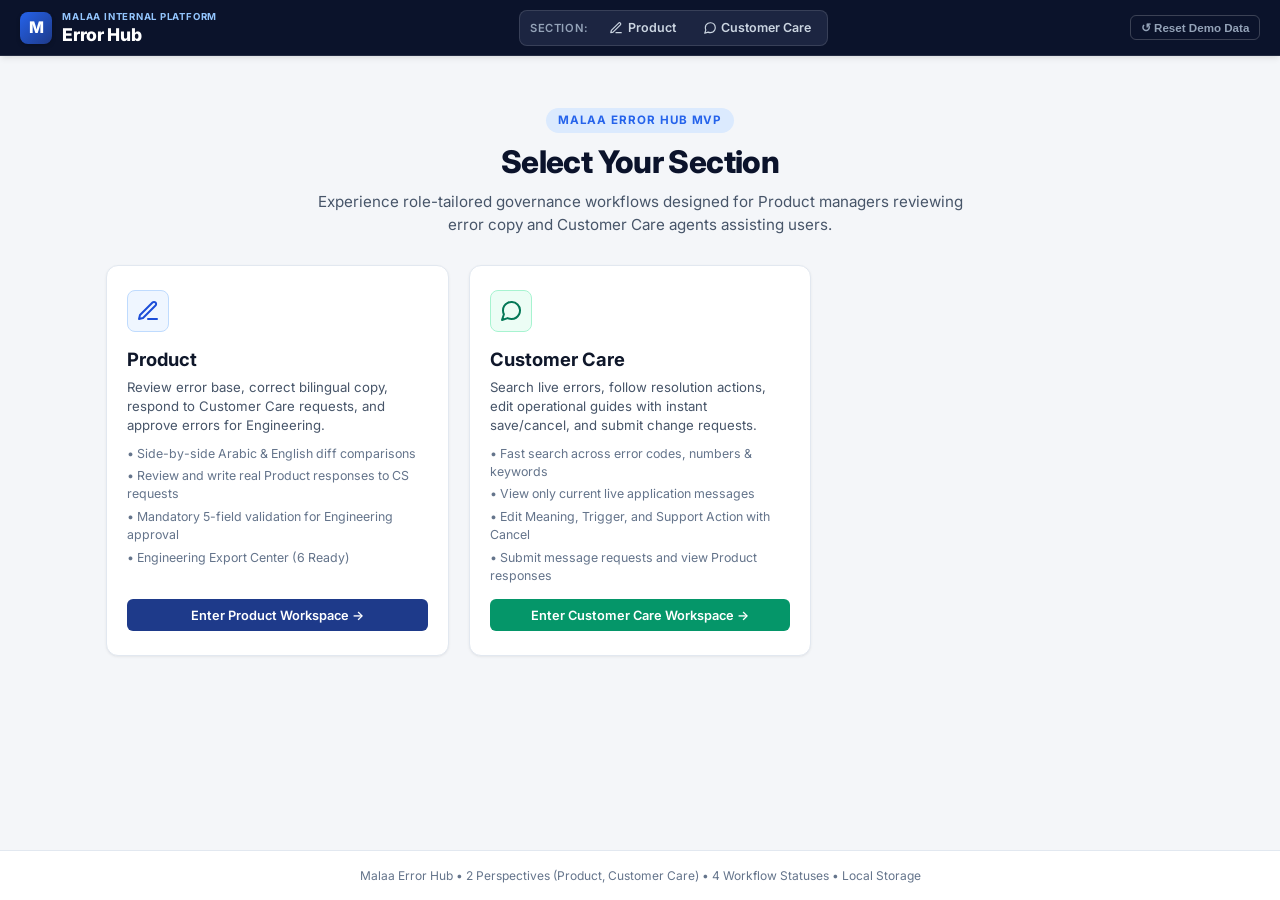
<file: index.html>
<!DOCTYPE html>
<html lang="en">
<head>
  <meta charset="UTF-8">
  <meta name="viewport" content="width=device-width, initial-scale=1.0">
  <meta name="description" content="Malaa Error Hub — 3-Role Governance & Diagnostics Platform (Product POV, Customer Support POV & Engineering POV)">
  <title>Malaa Error Hub</title>
  
  <!-- Fonts: Cairo (Arabic) & Inter (English) with graceful local fallbacks -->
  <link rel="preconnect" href="https://fonts.googleapis.com">
  <link rel="preconnect" href="https://fonts.gstatic.com" crossorigin>
  <link href="https://fonts.googleapis.com/css2?family=Cairo:wght@400;600;700;800&family=Inter:wght@400;500;600;700;800&display=swap" rel="stylesheet">
  
  <!-- Stylesheet -->
  <link rel="stylesheet" href="style.css">
</head>
<body>
  <!-- Global Toast Notification Container -->
  <div id="statusToast" class="status-toast" style="display: none;" role="status" aria-live="polite"></div>

  <!-- Fallback Error Diagnostic Container (Visible only if script execution errors occur) -->
  <div id="error-fallback" style="display: none;"></div>

  <!-- Application Mount Root -->
  <div id="root">
    <!-- Initial Loading State -->
    <div style="min-height: 100vh; display: flex; align-items: center; justify-content: center; font-family: sans-serif; color: #475569;">
      <div style="text-align: center;">
        <div style="width: 40px; height: 40px; border: 3px solid #cbd5e1; border-top-color: #2563eb; border-radius: 50%; animation: spin 1s linear infinite; margin: 0 auto 1rem;"></div>
        <p style="font-weight: 600;">Loading Malaa Error Hub...</p>
      </div>
    </div>
  </div>

  <style>
    @keyframes spin {
      to { transform: rotate(360deg); }
    }
  </style>

  <!-- Pure Self-Contained Vanilla Application Scripts (Strict Loading Order, Zero CDN/Build Dependencies) -->
  <script src="src/mockData.js"></script>
  <script src="src/storage.js"></script>
  <script src="src/export.js"></script>
  <script src="src/app.js"></script>
</body>
</html>
</file>
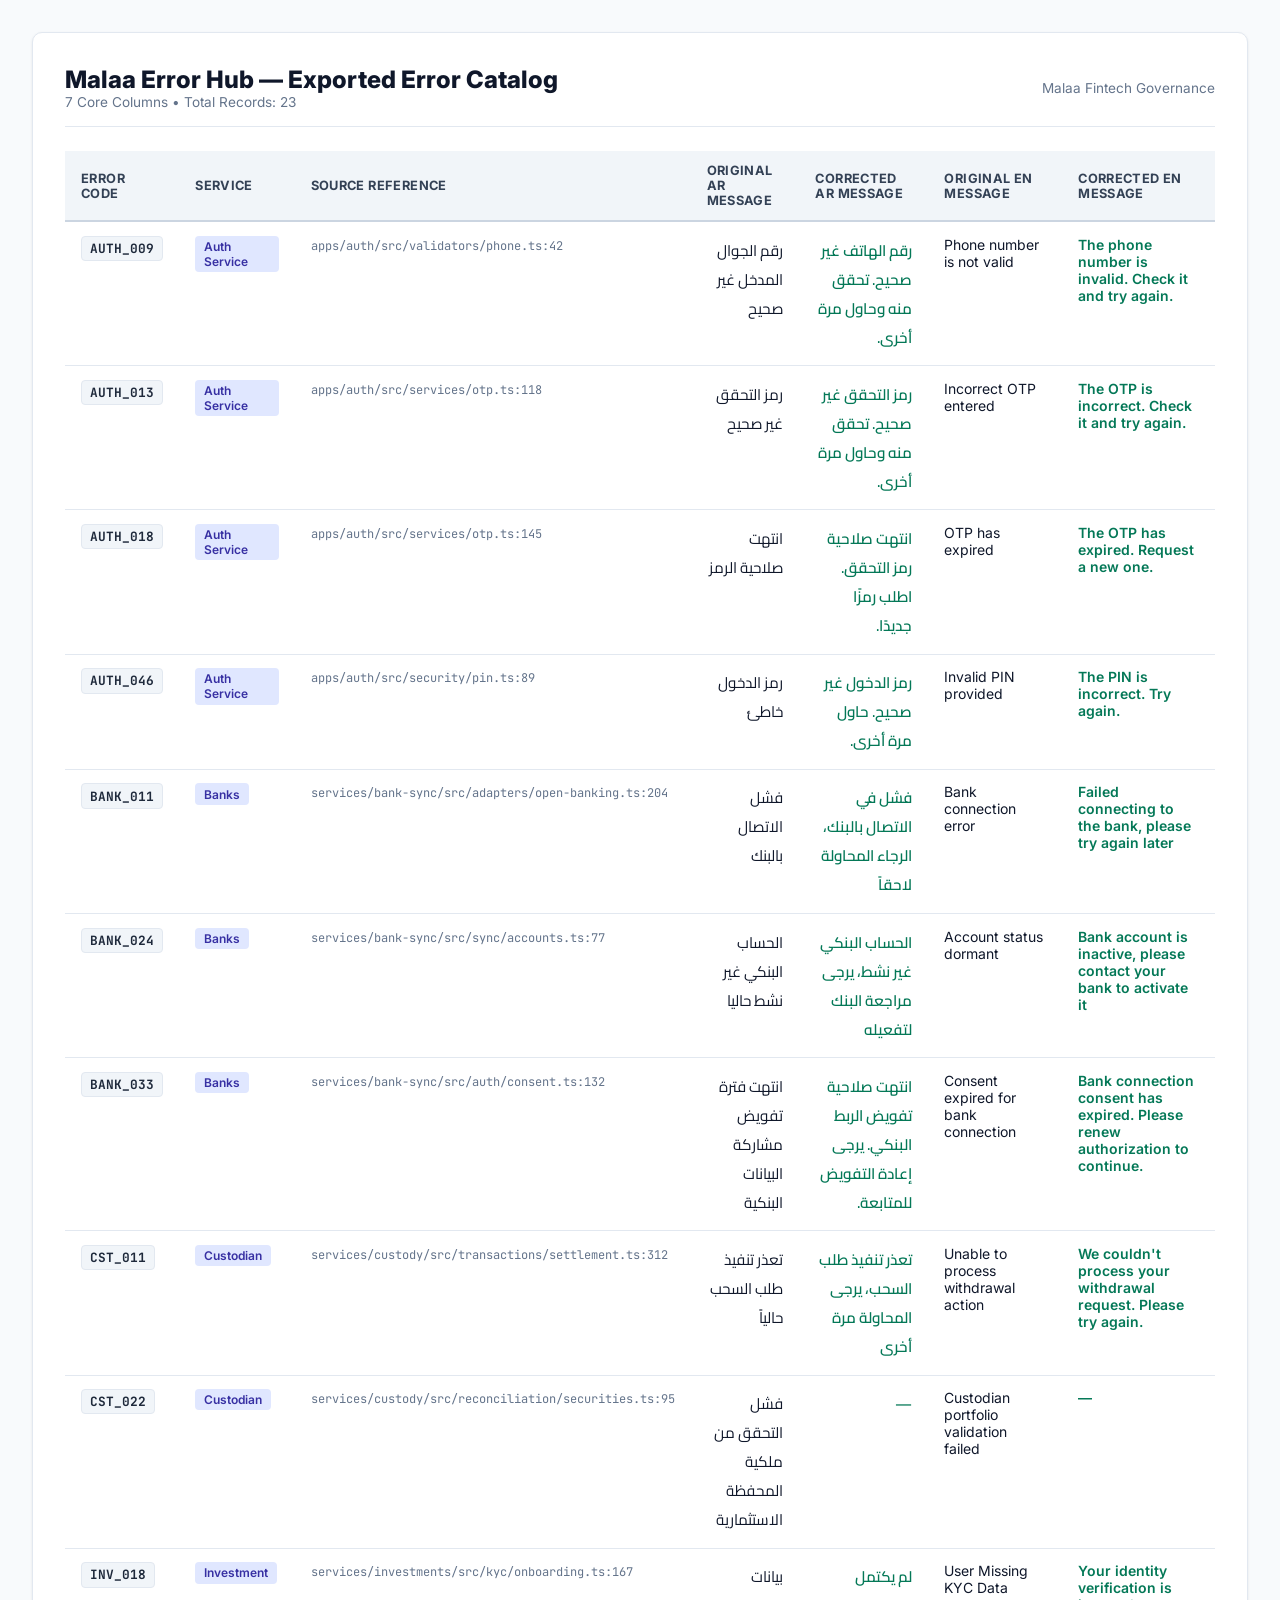
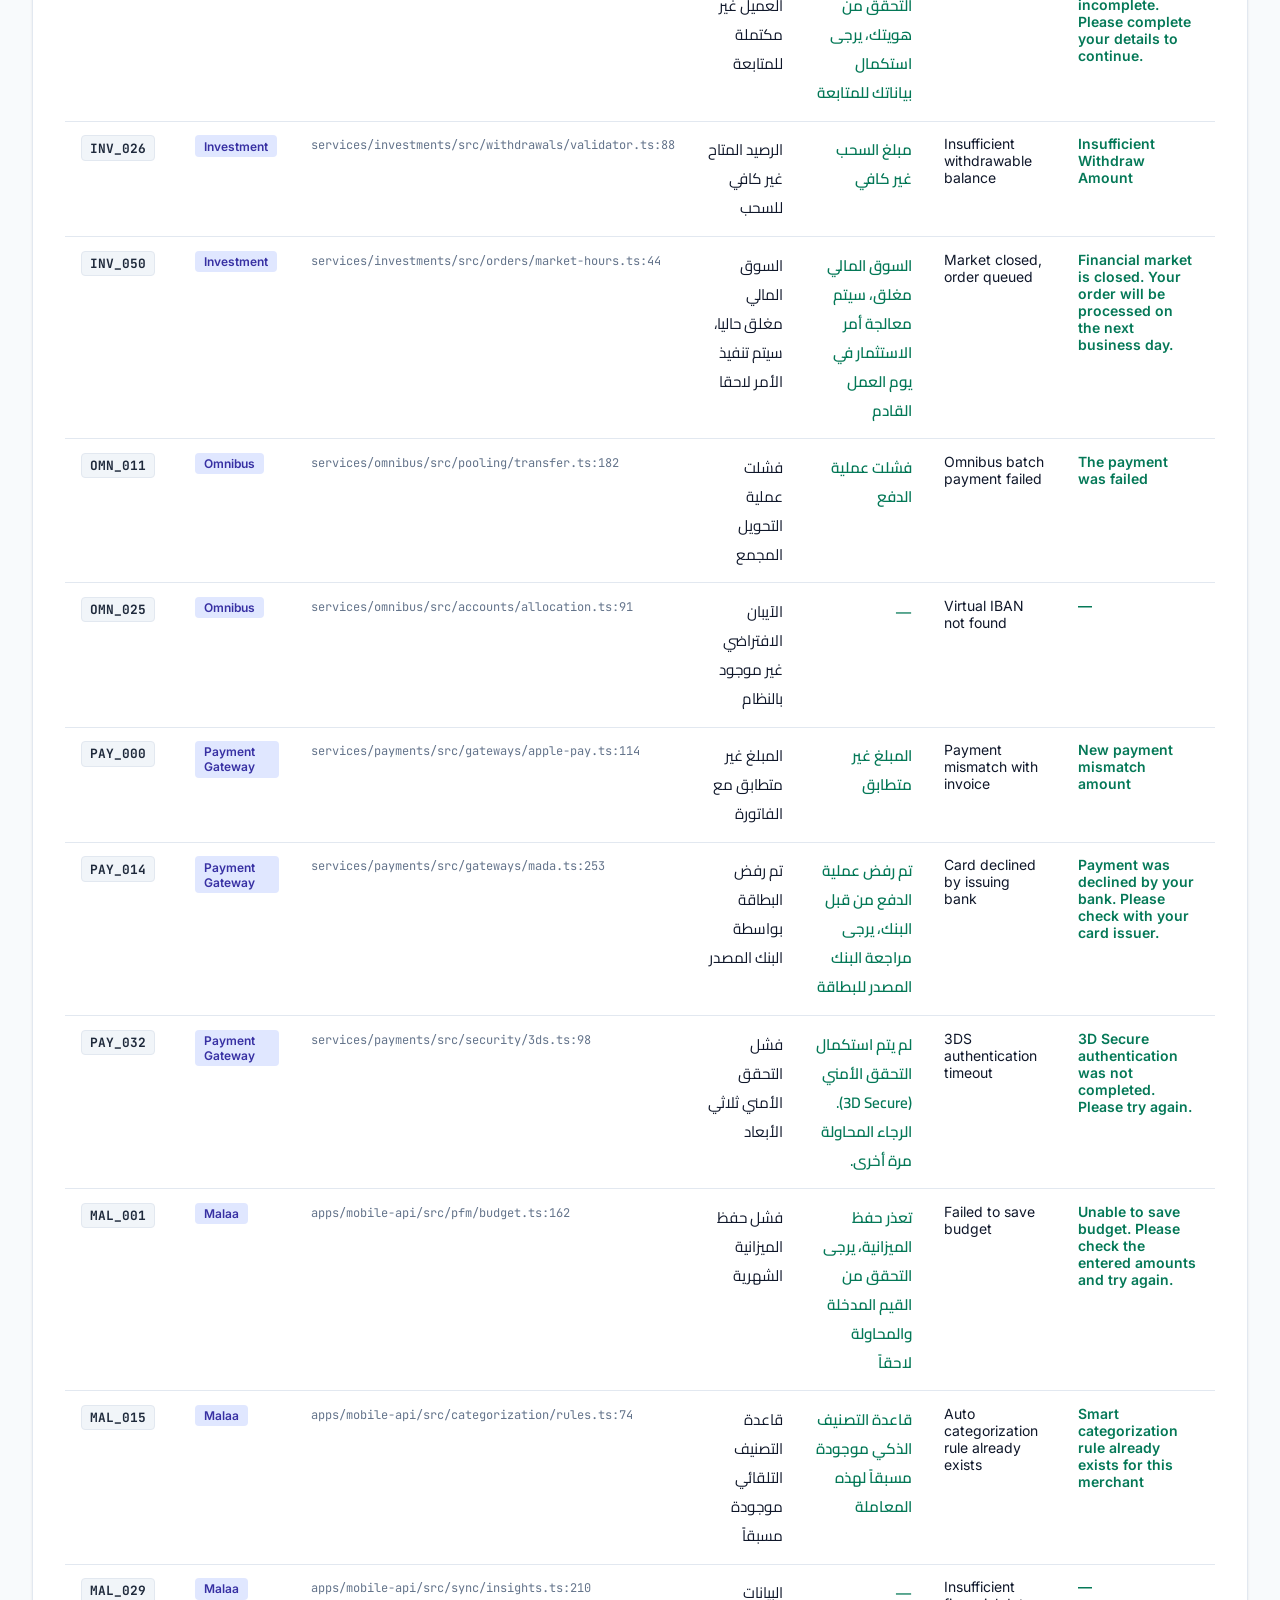
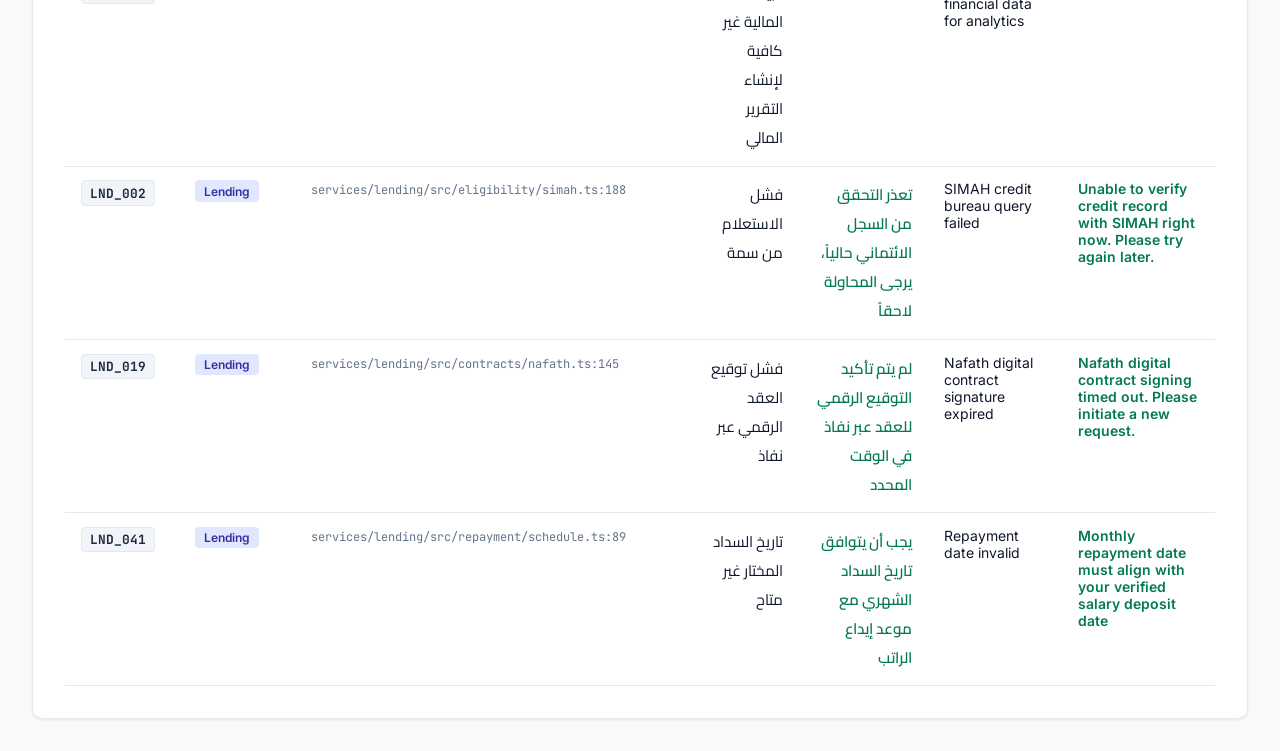
<file: exports/malaa_errors_export.html>
﻿<!DOCTYPE html>
<html lang="en">
<head>
  <meta charset="UTF-8">
  <meta name="viewport" content="width=device-width, initial-scale=1.0">
  <title>Malaa Error Hub — Exported Catalog</title>
  <link rel="preconnect" href="https://fonts.googleapis.com">
  <link rel="preconnect" href="https://fonts.gstatic.com" crossorigin>
  <link href="https://fonts.googleapis.com/css2?family=Cairo:wght@400;600;700&family=Inter:wght@400;500;600;700&family=JetBrains+Mono:wght@400;500&display=swap" rel="stylesheet">
  <style>
    :root { --font-sans: 'Inter', -apple-system, BlinkMacSystemFont, sans-serif; --font-arabic: 'Cairo', -apple-system, sans-serif; --font-mono: 'JetBrains Mono', monospace; }
    * { box-sizing: border-box; }
    body { font-family: var(--font-sans); margin: 0; padding: 2rem; background: #f8fafc; color: #0f172a; }
    .container { max-width: 1400px; margin: 0 auto; background: #ffffff; padding: 2rem; border-radius: 10px; box-shadow: 0 1px 3px rgba(0,0,0,0.08); border: 1px solid #e2e8f0; }
    .header { margin-bottom: 1.5rem; padding-bottom: 1rem; border-bottom: 1px solid #e2e8f0; display: flex; justify-content: space-between; align-items: center; flex-wrap: wrap; gap: 1rem; }
    h1 { font-size: 1.5rem; font-weight: 800; color: #0f172a; margin: 0; }
    .meta { font-size: 0.85rem; color: #64748b; }
    .table-wrap { overflow-x: auto; }
    table { width: 100%; border-collapse: collapse; font-size: 0.875rem; text-align: left; }
    th { background: #f1f5f9; padding: 0.75rem 1rem; border-bottom: 2px solid #cbd5e1; font-weight: 700; color: #334155; font-size: 0.8rem; text-transform: uppercase; letter-spacing: 0.03em; }
    td { padding: 0.85rem 1rem; border-bottom: 1px solid #e2e8f0; vertical-align: top; }
    tr:hover { background: #f8fafc; }
    .code-badge { font-family: var(--font-mono); font-size: 0.8rem; background: #f1f5f9; padding: 0.2rem 0.5rem; border-radius: 4px; font-weight: 700; color: #1e293b; display: inline-block; border: 1px solid #e2e8f0; }
    .service-badge { font-size: 0.75rem; background: #e0e7ff; color: #3730a3; padding: 0.2rem 0.55rem; border-radius: 4px; font-weight: 600; display: inline-block; }
    .source-ref { font-family: var(--font-mono); font-size: 0.75rem; color: #64748b; }
    .arabic-cell { font-family: var(--font-arabic); direction: rtl; text-align: right; font-size: 0.95rem; }
    .corrected-cell { color: #047857; font-weight: 600; }
  </style>
</head>
<body>
  <div class="container">
    <div class="header">
      <div>
        <h1>Malaa Error Hub — Exported Error Catalog</h1>
        <div class="meta">7 Core Columns &bull; Total Records: 23</div>
      </div>
      <div class="meta">Malaa Fintech Governance</div>
    </div>
    <div class="table-wrap">
      <table>
        <thead>
          <tr>
            <th>Error Code</th>
            <th>Service</th>
            <th>Source Reference</th>
            <th>Original AR Message</th>
            <th>Corrected AR Message</th>
            <th>Original EN Message</th>
            <th>Corrected EN Message</th>
          </tr>
        </thead>
        <tbody>
          <tr>
            <td><span class="code-badge">AUTH_009</span></td>
            <td><span class="service-badge">Auth Service</span></td>
            <td><span class="source-ref">apps/auth/src/validators/phone.ts:42</span></td>
            <td class="arabic-cell">رقم الجوال المدخل غير صحيح</td>
            <td class="arabic-cell corrected-cell">رقم الهاتف غير صحيح. تحقق منه وحاول مرة أخرى.</td>
            <td>Phone number is not valid</td>
            <td class="corrected-cell">The phone number is invalid. Check it and try again.</td>
          </tr>
          <tr>
            <td><span class="code-badge">AUTH_013</span></td>
            <td><span class="service-badge">Auth Service</span></td>
            <td><span class="source-ref">apps/auth/src/services/otp.ts:118</span></td>
            <td class="arabic-cell">رمز التحقق غير صحيح</td>
            <td class="arabic-cell corrected-cell">رمز التحقق غير صحيح. تحقق منه وحاول مرة أخرى.</td>
            <td>Incorrect OTP entered</td>
            <td class="corrected-cell">The OTP is incorrect. Check it and try again.</td>
          </tr>
          <tr>
            <td><span class="code-badge">AUTH_018</span></td>
            <td><span class="service-badge">Auth Service</span></td>
            <td><span class="source-ref">apps/auth/src/services/otp.ts:145</span></td>
            <td class="arabic-cell">انتهت صلاحية الرمز</td>
            <td class="arabic-cell corrected-cell">انتهت صلاحية رمز التحقق. اطلب رمزًا جديدًا.</td>
            <td>OTP has expired</td>
            <td class="corrected-cell">The OTP has expired. Request a new one.</td>
          </tr>
          <tr>
            <td><span class="code-badge">AUTH_046</span></td>
            <td><span class="service-badge">Auth Service</span></td>
            <td><span class="source-ref">apps/auth/src/security/pin.ts:89</span></td>
            <td class="arabic-cell">رمز الدخول خاطئ</td>
            <td class="arabic-cell corrected-cell">رمز الدخول غير صحيح. حاول مرة أخرى.</td>
            <td>Invalid PIN provided</td>
            <td class="corrected-cell">The PIN is incorrect. Try again.</td>
          </tr>
          <tr>
            <td><span class="code-badge">BANK_011</span></td>
            <td><span class="service-badge">Banks</span></td>
            <td><span class="source-ref">services/bank-sync/src/adapters/open-banking.ts:204</span></td>
            <td class="arabic-cell">فشل الاتصال بالبنك</td>
            <td class="arabic-cell corrected-cell">فشل في الاتصال بالبنك، الرجاء المحاولة لاحقاً</td>
            <td>Bank connection error</td>
            <td class="corrected-cell">Failed connecting to the bank, please try again later</td>
          </tr>
          <tr>
            <td><span class="code-badge">BANK_024</span></td>
            <td><span class="service-badge">Banks</span></td>
            <td><span class="source-ref">services/bank-sync/src/sync/accounts.ts:77</span></td>
            <td class="arabic-cell">الحساب البنكي غير نشط حاليا</td>
            <td class="arabic-cell corrected-cell">الحساب البنكي غير نشط، يرجى مراجعة البنك لتفعيله</td>
            <td>Account status dormant</td>
            <td class="corrected-cell">Bank account is inactive, please contact your bank to activate it</td>
          </tr>
          <tr>
            <td><span class="code-badge">BANK_033</span></td>
            <td><span class="service-badge">Banks</span></td>
            <td><span class="source-ref">services/bank-sync/src/auth/consent.ts:132</span></td>
            <td class="arabic-cell">انتهت فترة تفويض مشاركة البيانات البنكية</td>
            <td class="arabic-cell corrected-cell">انتهت صلاحية تفويض الربط البنكي. يرجى إعادة التفويض للمتابعة.</td>
            <td>Consent expired for bank connection</td>
            <td class="corrected-cell">Bank connection consent has expired. Please renew authorization to continue.</td>
          </tr>
          <tr>
            <td><span class="code-badge">CST_011</span></td>
            <td><span class="service-badge">Custodian</span></td>
            <td><span class="source-ref">services/custody/src/transactions/settlement.ts:312</span></td>
            <td class="arabic-cell">تعذر تنفيذ طلب السحب حالياً</td>
            <td class="arabic-cell corrected-cell">تعذر تنفيذ طلب السحب، يرجى المحاولة مرة أخرى</td>
            <td>Unable to process withdrawal action</td>
            <td class="corrected-cell">We couldn't process your withdrawal request. Please try again.</td>
          </tr>
          <tr>
            <td><span class="code-badge">CST_022</span></td>
            <td><span class="service-badge">Custodian</span></td>
            <td><span class="source-ref">services/custody/src/reconciliation/securities.ts:95</span></td>
            <td class="arabic-cell">فشل التحقق من ملكية المحفظة الاستثمارية</td>
            <td class="arabic-cell corrected-cell">—</td>
            <td>Custodian portfolio validation failed</td>
            <td class="corrected-cell">—</td>
          </tr>
          <tr>
            <td><span class="code-badge">INV_018</span></td>
            <td><span class="service-badge">Investment</span></td>
            <td><span class="source-ref">services/investments/src/kyc/onboarding.ts:167</span></td>
            <td class="arabic-cell">بيانات العميل غير مكتملة للمتابعة</td>
            <td class="arabic-cell corrected-cell">لم يكتمل التحقق من هويتك، يرجى استكمال بياناتك للمتابعة</td>
            <td>User Missing KYC Data</td>
            <td class="corrected-cell">Your identity verification is incomplete. Please complete your details to continue.</td>
          </tr>
          <tr>
            <td><span class="code-badge">INV_026</span></td>
            <td><span class="service-badge">Investment</span></td>
            <td><span class="source-ref">services/investments/src/withdrawals/validator.ts:88</span></td>
            <td class="arabic-cell">الرصيد المتاح غير كافي للسحب</td>
            <td class="arabic-cell corrected-cell">مبلغ السحب غير كافي</td>
            <td>Insufficient withdrawable balance</td>
            <td class="corrected-cell">Insufficient Withdraw Amount</td>
          </tr>
          <tr>
            <td><span class="code-badge">INV_050</span></td>
            <td><span class="service-badge">Investment</span></td>
            <td><span class="source-ref">services/investments/src/orders/market-hours.ts:44</span></td>
            <td class="arabic-cell">السوق المالي مغلق حاليا، سيتم تنفيذ الأمر لاحقا</td>
            <td class="arabic-cell corrected-cell">السوق المالي مغلق، سيتم معالجة أمر الاستثمار في يوم العمل القادم</td>
            <td>Market closed, order queued</td>
            <td class="corrected-cell">Financial market is closed. Your order will be processed on the next business day.</td>
          </tr>
          <tr>
            <td><span class="code-badge">OMN_011</span></td>
            <td><span class="service-badge">Omnibus</span></td>
            <td><span class="source-ref">services/omnibus/src/pooling/transfer.ts:182</span></td>
            <td class="arabic-cell">فشلت عملية التحويل المجمع</td>
            <td class="arabic-cell corrected-cell">فشلت عملية الدفع</td>
            <td>Omnibus batch payment failed</td>
            <td class="corrected-cell">The payment was failed</td>
          </tr>
          <tr>
            <td><span class="code-badge">OMN_025</span></td>
            <td><span class="service-badge">Omnibus</span></td>
            <td><span class="source-ref">services/omnibus/src/accounts/allocation.ts:91</span></td>
            <td class="arabic-cell">الآيبان الافتراضي غير موجود بالنظام</td>
            <td class="arabic-cell corrected-cell">—</td>
            <td>Virtual IBAN not found</td>
            <td class="corrected-cell">—</td>
          </tr>
          <tr>
            <td><span class="code-badge">PAY_000</span></td>
            <td><span class="service-badge">Payment Gateway</span></td>
            <td><span class="source-ref">services/payments/src/gateways/apple-pay.ts:114</span></td>
            <td class="arabic-cell">المبلغ غير متطابق مع الفاتورة</td>
            <td class="arabic-cell corrected-cell">المبلغ غير متطابق</td>
            <td>Payment mismatch with invoice</td>
            <td class="corrected-cell">New payment mismatch amount</td>
          </tr>
          <tr>
            <td><span class="code-badge">PAY_014</span></td>
            <td><span class="service-badge">Payment Gateway</span></td>
            <td><span class="source-ref">services/payments/src/gateways/mada.ts:253</span></td>
            <td class="arabic-cell">تم رفض البطاقة بواسطة البنك المصدر</td>
            <td class="arabic-cell corrected-cell">تم رفض عملية الدفع من قبل البنك، يرجى مراجعة البنك المصدر للبطاقة</td>
            <td>Card declined by issuing bank</td>
            <td class="corrected-cell">Payment was declined by your bank. Please check with your card issuer.</td>
          </tr>
          <tr>
            <td><span class="code-badge">PAY_032</span></td>
            <td><span class="service-badge">Payment Gateway</span></td>
            <td><span class="source-ref">services/payments/src/security/3ds.ts:98</span></td>
            <td class="arabic-cell">فشل التحقق الأمني ثلاثي الأبعاد</td>
            <td class="arabic-cell corrected-cell">لم يتم استكمال التحقق الأمني (3D Secure). الرجاء المحاولة مرة أخرى.</td>
            <td>3DS authentication timeout</td>
            <td class="corrected-cell">3D Secure authentication was not completed. Please try again.</td>
          </tr>
          <tr>
            <td><span class="code-badge">MAL_001</span></td>
            <td><span class="service-badge">Malaa</span></td>
            <td><span class="source-ref">apps/mobile-api/src/pfm/budget.ts:162</span></td>
            <td class="arabic-cell">فشل حفظ الميزانية الشهرية</td>
            <td class="arabic-cell corrected-cell">تعذر حفظ الميزانية، يرجى التحقق من القيم المدخلة والمحاولة لاحقاً</td>
            <td>Failed to save budget</td>
            <td class="corrected-cell">Unable to save budget. Please check the entered amounts and try again.</td>
          </tr>
          <tr>
            <td><span class="code-badge">MAL_015</span></td>
            <td><span class="service-badge">Malaa</span></td>
            <td><span class="source-ref">apps/mobile-api/src/categorization/rules.ts:74</span></td>
            <td class="arabic-cell">قاعدة التصنيف التلقائي موجودة مسبقاً</td>
            <td class="arabic-cell corrected-cell">قاعدة التصنيف الذكي موجودة مسبقاً لهذه المعاملة</td>
            <td>Auto categorization rule already exists</td>
            <td class="corrected-cell">Smart categorization rule already exists for this merchant</td>
          </tr>
          <tr>
            <td><span class="code-badge">MAL_029</span></td>
            <td><span class="service-badge">Malaa</span></td>
            <td><span class="source-ref">apps/mobile-api/src/sync/insights.ts:210</span></td>
            <td class="arabic-cell">البيانات المالية غير كافية لإنشاء التقرير المالي</td>
            <td class="arabic-cell corrected-cell">—</td>
            <td>Insufficient financial data for analytics</td>
            <td class="corrected-cell">—</td>
          </tr>
          <tr>
            <td><span class="code-badge">LND_002</span></td>
            <td><span class="service-badge">Lending</span></td>
            <td><span class="source-ref">services/lending/src/eligibility/simah.ts:188</span></td>
            <td class="arabic-cell">فشل الاستعلام من سمة</td>
            <td class="arabic-cell corrected-cell">تعذر التحقق من السجل الائتماني حالياً، يرجى المحاولة لاحقاً</td>
            <td>SIMAH credit bureau query failed</td>
            <td class="corrected-cell">Unable to verify credit record with SIMAH right now. Please try again later.</td>
          </tr>
          <tr>
            <td><span class="code-badge">LND_019</span></td>
            <td><span class="service-badge">Lending</span></td>
            <td><span class="source-ref">services/lending/src/contracts/nafath.ts:145</span></td>
            <td class="arabic-cell">فشل توقيع العقد الرقمي عبر نفاذ</td>
            <td class="arabic-cell corrected-cell">لم يتم تأكيد التوقيع الرقمي للعقد عبر نفاذ في الوقت المحدد</td>
            <td>Nafath digital contract signature expired</td>
            <td class="corrected-cell">Nafath digital contract signing timed out. Please initiate a new request.</td>
          </tr>
          <tr>
            <td><span class="code-badge">LND_041</span></td>
            <td><span class="service-badge">Lending</span></td>
            <td><span class="source-ref">services/lending/src/repayment/schedule.ts:89</span></td>
            <td class="arabic-cell">تاريخ السداد المختار غير متاح</td>
            <td class="arabic-cell corrected-cell">يجب أن يتوافق تاريخ السداد الشهري مع موعد إيداع الراتب</td>
            <td>Repayment date invalid</td>
            <td class="corrected-cell">Monthly repayment date must align with your verified salary deposit date</td>
          </tr>
        </tbody>
      </table>
    </div>
  </div>
</body>
</html>
</file>
<file: style.css>
/* ==========================================================================
   Malaa Error Hub — Design System & Styles
   Professional Fintech Internal Tool (Product, Customer Care & Engineer POV)
   ========================================================================== */

:root {
  /* Color Palette */
  --bg-app: #f4f6f9;
  --surface-card: #ffffff;
  --surface-subtle: #f8fafc;
  --surface-hover: #f1f5f9;
  --surface-highlight: #eff6ff;

  --navy-dark: #0b132b;
  --navy-mid: #1c2541;
  --navy-light: #3a506b;

  --brand-primary: #1e3a8a;
  --brand-primary-hover: #1d4ed8;
  --brand-primary-light: #dbeafe;
  --brand-accent: #2563eb;

  --eng-primary: #4338ca;
  --eng-accent: #6366f1;
  --eng-light: #e0e7ff;

  --support-primary: #047857;
  --support-accent: #059669;
  --support-light: #ecfdf5;

  --text-primary: #0f172a;
  --text-secondary: #475569;
  --text-muted: #64748b;
  --text-inverse: #ffffff;

  --border-subtle: #e2e8f0;
  --border-strong: #cbd5e1;
  --border-focus: #2563eb;

  /* 5 Final Status Tokens */
  --status-change_request_cs-bg: #fffbeb;
  --status-change_request_cs-text: #b45309;
  --status-change_request_cs-border: #fde68a;

  --status-not_reviewed-bg: #f1f5f9;
  --status-not_reviewed-text: #475569;
  --status-not_reviewed-border: #cbd5e1;

  --status-in_review-bg: #eff6ff;
  --status-in_review-text: #1d4ed8;
  --status-in_review-border: #bfdbfe;

  --status-ready_for_engineering-bg: #e0e7ff;
  --status-ready_for_engineering-text: #4338ca;
  --status-ready_for_engineering-border: #c7d2fe;

  --status-implemented-bg: #ecfdf5;
  --status-implemented-text: #047857;
  --status-implemented-border: #a7f3d0;

  --color-danger-bg: #fef2f2;
  --color-danger-text: #b91c1c;
  --color-danger-border: #fecaca;

  /* Typography */
  --font-sans: 'Inter', -apple-system, BlinkMacSystemFont, 'Segoe UI', Roboto, sans-serif;
  --font-arabic: 'Cairo', 'Segoe UI', Tahoma, Arial, sans-serif;
  --font-mono: ui-monospace, SFMono-Regular, Menlo, Monaco, Consolas, monospace;

  /* Shadows & Radii */
  --shadow-xs: 0 1px 2px rgba(0, 0, 0, 0.04);
  --shadow-sm: 0 1px 3px 0 rgba(0, 0, 0, 0.06), 0 1px 2px -1px rgba(0, 0, 0, 0.04);
  --shadow-md: 0 4px 6px -1px rgba(0, 0, 0, 0.07), 0 2px 4px -2px rgba(0, 0, 0, 0.05);
  --shadow-lg: 0 10px 15px -3px rgba(0, 0, 0, 0.08), 0 4px 6px -4px rgba(0, 0, 0, 0.04);

  --radius-sm: 6px;
  --radius-md: 8px;
  --radius-lg: 12px;
  --radius-full: 9999px;

  --transition-fast: 150ms cubic-bezier(0.4, 0, 0.2, 1);
  --transition-normal: 250ms cubic-bezier(0.4, 0, 0.2, 1);
}

/* Reset & Base */
*, *::before, *::after {
  box-sizing: border-box;
  margin: 0;
  padding: 0;
}

body {
  font-family: var(--font-sans);
  background-color: var(--bg-app);
  color: var(--text-primary);
  line-height: 1.45;
  -webkit-font-smoothing: antialiased;
  min-height: 100vh;
  display: flex;
  flex-direction: column;
}

#root {
  min-height: 100vh;
  display: flex;
  flex-direction: column;
}

/* App Header & Role Switcher Bar */
.app-header {
  background-color: var(--navy-dark);
  color: #ffffff;
  border-bottom: 1px solid rgba(255, 255, 255, 0.1);
  position: sticky;
  top: 0;
  z-index: 100;
  box-shadow: var(--shadow-md);
}

.header-inner {
  max-width: 1440px;
  margin: 0 auto;
  padding: 0.6rem 1.25rem;
  display: flex;
  align-items: center;
  justify-content: space-between;
  gap: 1rem;
  flex-wrap: wrap;
}

.brand-group {
  display: flex;
  align-items: center;
  gap: 0.65rem;
  cursor: pointer;
}

.brand-icon {
  width: 32px;
  height: 32px;
  background: linear-gradient(135deg, #2563eb, #1e3a8a);
  border-radius: var(--radius-md);
  display: flex;
  align-items: center;
  justify-content: center;
  color: #ffffff;
  font-weight: 800;
  font-size: 1rem;
  box-shadow: 0 2px 4px rgba(0, 0, 0, 0.2);
}

.brand-text {
  display: flex;
  flex-direction: column;
}

.brand-title {
  font-size: 1.1rem;
  font-weight: 800;
  letter-spacing: -0.02em;
  color: #ffffff;
  line-height: 1.2;
}

.brand-badge-tag {
  font-size: 0.6rem;
  font-weight: 700;
  text-transform: uppercase;
  letter-spacing: 0.08em;
  color: #93c5fd;
}

/* POV Role Switcher in Header (3 Roles) */
.pov-switcher-container {
  display: flex;
  align-items: center;
  gap: 0.35rem;
  background-color: var(--navy-mid);
  padding: 0.25rem 0.35rem;
  border-radius: var(--radius-md);
  border: 1px solid rgba(255, 255, 255, 0.12);
  flex-wrap: wrap;
}

.pov-switcher-label {
  font-size: 0.7rem;
  font-weight: 600;
  text-transform: uppercase;
  letter-spacing: 0.05em;
  color: #94a3b8;
  padding: 0 0.3rem;
}

.pov-toggle-btn {
  display: inline-flex;
  align-items: center;
  gap: 0.3rem;
  padding: 0.35rem 0.65rem;
  font-size: 0.78rem;
  font-weight: 600;
  font-family: var(--font-sans);
  border-radius: var(--radius-sm);
  border: none;
  background: transparent;
  color: #cbd5e1;
  cursor: pointer;
  transition: all var(--transition-fast);
  white-space: nowrap;
}

.pov-toggle-btn:hover {
  color: #ffffff;
  background-color: rgba(255, 255, 255, 0.08);
}

.pov-toggle-btn.active.product {
  background-color: #2563eb;
  color: #ffffff;
  box-shadow: 0 1px 3px rgba(0, 0, 0, 0.3);
}

.pov-toggle-btn.active.support {
  background-color: #059669;
  color: #ffffff;
  box-shadow: 0 1px 3px rgba(0, 0, 0, 0.3);
}

.pov-toggle-btn.active.engineering {
  background-color: #6366f1;
  color: #ffffff;
  box-shadow: 0 1px 3px rgba(0, 0, 0, 0.3);
}

.header-right-tools {
  display: flex;
  align-items: center;
  gap: 0.65rem;
}

.reset-demo-btn {
  background: transparent;
  border: 1px solid rgba(255, 255, 255, 0.2);
  color: #94a3b8;
  padding: 0.3rem 0.6rem;
  font-size: 0.725rem;
  font-weight: 600;
  border-radius: var(--radius-sm);
  cursor: pointer;
  transition: all var(--transition-fast);
}

.reset-demo-btn:hover {
  color: #ffffff;
  border-color: #ffffff;
  background-color: rgba(255, 255, 255, 0.08);
}

/* Secondary Navigation Bar */
.sub-nav {
  background-color: #ffffff;
  border-bottom: 1px solid var(--border-subtle);
  box-shadow: var(--shadow-xs);
}

.sub-nav-inner {
  max-width: 1440px;
  margin: 0 auto;
  padding: 0 1.25rem;
  display: flex;
  align-items: center;
  justify-content: space-between;
  gap: 1rem;
  overflow-x: auto;
}

.nav-links-list {
  display: flex;
  align-items: center;
  gap: 0.2rem;
  list-style: none;
}

.nav-link-btn {
  display: inline-flex;
  align-items: center;
  gap: 0.4rem;
  padding: 0.7rem 0.85rem;
  font-size: 0.825rem;
  font-weight: 600;
  color: var(--text-secondary);
  border: none;
  background: transparent;
  border-bottom: 2.5px solid transparent;
  cursor: pointer;
  transition: all var(--transition-fast);
  white-space: nowrap;
}

.nav-link-btn:hover {
  color: var(--brand-accent);
  background-color: var(--surface-subtle);
}

.nav-link-btn.active.product {
  color: var(--brand-primary);
  border-bottom-color: var(--brand-accent);
  background-color: var(--surface-subtle);
}

.nav-link-btn.active.support {
  color: var(--support-primary);
  border-bottom-color: var(--support-accent);
  background-color: var(--surface-subtle);
}

.nav-link-btn.active.engineering {
  color: var(--eng-primary);
  border-bottom-color: var(--eng-accent);
  background-color: var(--surface-subtle);
}

.pov-mode-indicator {
  display: inline-flex;
  align-items: center;
  gap: 0.35rem;
  padding: 0.2rem 0.55rem;
  border-radius: var(--radius-full);
  font-size: 0.7rem;
  font-weight: 700;
  letter-spacing: 0.03em;
  text-transform: uppercase;
  white-space: nowrap;
}

.pov-mode-indicator.product {
  background-color: #eff6ff;
  color: #1d4ed8;
  border: 1px solid #bfdbfe;
}

.pov-mode-indicator.support {
  background-color: #ecfdf5;
  color: #047857;
  border: 1px solid #a7f3d0;
}

.pov-mode-indicator.engineering {
  background-color: #e0e7ff;
  color: #4338ca;
  border: 1px solid #c7d2fe;
}

/* Main Container */
.main-container {
  max-width: 1440px;
  margin: 0 auto;
  padding: 1.25rem 1.25rem 3rem;
  width: 100%;
  flex: 1;
  display: flex;
  flex-direction: column;
  gap: 1.25rem;
}

/* ==========================================================================
   Landing Role Selection Page (3 Sections)
   ========================================================================= */

.landing-container {
  display: flex;
  flex-direction: column;
  align-items: center;
  justify-content: center;
  padding: 2rem 1rem;
  gap: 1.75rem;
  text-align: center;
  max-width: 1100px;
  margin: 0 auto;
}

.landing-header {
  display: flex;
  flex-direction: column;
  gap: 0.4rem;
}

.landing-badge {
  display: inline-block;
  font-size: 0.725rem;
  font-weight: 700;
  text-transform: uppercase;
  letter-spacing: 0.08em;
  color: var(--brand-accent);
  background-color: var(--brand-primary-light);
  padding: 0.25rem 0.75rem;
  border-radius: var(--radius-full);
  width: fit-content;
  margin: 0 auto;
}

.landing-title {
  font-size: 1.95rem;
  font-weight: 800;
  color: var(--navy-dark);
  letter-spacing: -0.02em;
}

.landing-subtitle {
  font-size: 0.95rem;
  color: var(--text-secondary);
  max-width: 680px;
  margin: 0 auto;
  line-height: 1.5;
}

.role-cards-grid-3 {
  display: grid;
  grid-template-columns: repeat(3, 1fr);
  gap: 1.25rem;
  width: 100%;
}

.role-card {
  background: var(--surface-card);
  border: 1.5px solid var(--border-subtle);
  border-radius: var(--radius-lg);
  padding: 1.5rem 1.25rem;
  display: flex;
  flex-direction: column;
  align-items: flex-start;
  text-align: left;
  gap: 0.9rem;
  box-shadow: var(--shadow-sm);
  cursor: pointer;
  transition: all var(--transition-normal);
  position: relative;
  overflow: hidden;
}

.role-card::before {
  content: '';
  position: absolute;
  top: 0;
  left: 0;
  right: 0;
  height: 3px;
  background: transparent;
  transition: background-color var(--transition-fast);
}

.role-card:hover {
  transform: translateY(-2px);
  box-shadow: var(--shadow-md);
}

.role-card.product-card:hover { border-color: #93c5fd; }
.role-card.product-card:hover::before { background: linear-gradient(90deg, #1e3a8a, #2563eb); }
.role-card.support-card:hover { border-color: #a7f3d0; }
.role-card.support-card:hover::before { background: linear-gradient(90deg, #059669, #10b981); }
.role-card.engineering-card:hover { border-color: #c7d2fe; }
.role-card.engineering-card:hover::before { background: linear-gradient(90deg, #4338ca, #6366f1); }

.role-card-icon {
  width: 42px;
  height: 42px;
  border-radius: var(--radius-md);
  display: flex;
  align-items: center;
  justify-content: center;
  font-size: 1.2rem;
}

.product-card .role-card-icon { background-color: #eff6ff; color: #1d4ed8; border: 1px solid #bfdbfe; }
.support-card .role-card-icon { background-color: #ecfdf5; color: #047857; border: 1px solid #a7f3d0; }
.engineering-card .role-card-icon { background-color: #e0e7ff; color: #4338ca; border: 1px solid #c7d2fe; }

.role-card-content {
  display: flex;
  flex-direction: column;
  gap: 0.3rem;
  flex: 1;
}

.role-card-title {
  font-size: 1.15rem;
  font-weight: 700;
  color: var(--text-primary);
}

.role-card-desc {
  font-size: 0.825rem;
  color: var(--text-secondary);
  line-height: 1.45;
}

.role-card-features {
  display: flex;
  flex-direction: column;
  gap: 0.3rem;
  margin-top: 0.3rem;
}

.role-feature-item {
  display: flex;
  align-items: center;
  gap: 0.4rem;
  font-size: 0.775rem;
  color: var(--text-muted);
}

.role-card-action {
  margin-top: auto;
  width: 100%;
}

/* ==========================================================================
   1. Compact Product Dashboard KPI Cards Grid (6 Core Cards in 1 Row)
   ========================================================================== */

.kpi-grid {
  display: grid;
  grid-template-columns: repeat(6, minmax(0, 1fr));
  gap: 0.55rem;
  width: 100%;
}

@media (max-width: 1024px) {
  .kpi-grid {
    grid-template-columns: repeat(3, minmax(0, 1fr));
    gap: 0.5rem;
  }
}

@media (max-width: 640px) {
  .kpi-grid {
    grid-template-columns: repeat(2, minmax(0, 1fr));
    gap: 0.4rem;
  }
}

.kpi-card {
  background: var(--surface-card);
  border: 1px solid var(--border-subtle);
  border-radius: var(--radius-md);
  padding: 0.55rem 0.75rem;
  min-height: 60px;
  height: 62px;
  display: flex;
  align-items: center;
  justify-content: space-between;
  gap: 0.35rem;
  box-shadow: var(--shadow-xs);
  cursor: pointer;
  transition: all var(--transition-fast);
  text-align: left;
  overflow: hidden;
}

.kpi-card:hover {
  transform: translateY(-1px);
  box-shadow: var(--shadow-sm);
  border-color: #2563eb;
  background-color: var(--surface-highlight);
}

.kpi-content {
  display: flex;
  flex-direction: column;
  gap: 0.05rem;
  min-width: 0;
  flex: 1;
}

.kpi-label {
  font-size: 0.65rem;
  font-weight: 700;
  text-transform: uppercase;
  letter-spacing: 0.02em;
  color: var(--text-muted);
  white-space: nowrap;
  overflow: hidden;
  text-overflow: ellipsis;
  line-height: 1.2;
}

.kpi-value {
  font-size: 1.25rem;
  font-weight: 800;
  color: var(--text-primary);
  line-height: 1.1;
}

.kpi-icon {
  width: 28px;
  height: 28px;
  border-radius: 50%;
  display: flex;
  align-items: center;
  justify-content: center;
  flex-shrink: 0;
  font-size: 0.85rem;
}

.kpi-total .kpi-icon { background-color: #eff6ff; color: #1d4ed8; }
.kpi-change_request_cs .kpi-icon { background-color: #fffbeb; color: #b45309; }
.kpi-not_reviewed .kpi-icon { background-color: #f1f5f9; color: #475569; }
.kpi-in_review .kpi-icon { background-color: #eff6ff; color: #1d4ed8; }
.kpi-ready_for_engineering .kpi-icon { background-color: #e0e7ff; color: #4338ca; }
.kpi-implemented .kpi-icon { background-color: #ecfdf5; color: #047857; }

/* Status Badges (5 Final Statuses) */
.status-badge {
  display: inline-flex;
  align-items: center;
  gap: 0.25rem;
  padding: 0.2rem 0.55rem;
  border-radius: var(--radius-full);
  font-size: 0.725rem;
  font-weight: 700;
  white-space: nowrap;
  letter-spacing: 0.02em;
  line-height: 1.2;
}

.status-badge.change_request_cs {
  background-color: var(--status-change_request_cs-bg);
  color: var(--status-change_request_cs-text);
  border: 1px solid var(--status-change_request_cs-border);
}

.status-badge.not_reviewed {
  background-color: var(--status-not_reviewed-bg);
  color: var(--status-not_reviewed-text);
  border: 1px solid var(--status-not_reviewed-border);
}

.status-badge.in_review {
  background-color: var(--status-in_review-bg);
  color: var(--status-in_review-text);
  border: 1px solid var(--status-in_review-border);
}

.status-badge.ready_for_engineering {
  background-color: var(--status-ready_for_engineering-bg);
  color: var(--status-ready_for_engineering-text);
  border: 1px solid var(--status-ready_for_engineering-border);
}

.status-badge.implemented {
  background-color: var(--status-implemented-bg);
  color: var(--status-implemented-text);
  border: 1px solid var(--status-implemented-border);
}

/* ==========================================================================
   2. Prominent Status Workflow Bar
   ========================================================================== */

.status-legend-bar {
  background: var(--surface-card);
  border: 1.5px solid var(--border-strong);
  border-radius: var(--radius-md);
  padding: 0.65rem 1rem;
  display: flex;
  align-items: center;
  gap: 1.15rem;
  flex-wrap: wrap;
  font-size: 0.8rem;
  color: var(--text-secondary);
  box-shadow: var(--shadow-xs);
}

.status-legend-title {
  font-weight: 800;
  color: var(--navy-dark);
  font-size: 0.85rem;
  text-transform: uppercase;
  letter-spacing: 0.05em;
  display: flex;
  align-items: center;
  gap: 0.35rem;
}

.status-legend-item {
  display: flex;
  align-items: center;
  gap: 0.45rem;
  font-size: 0.8rem;
  line-height: 1.35;
}

.status-dot {
  width: 10px;
  height: 10px;
  border-radius: 50%;
  flex-shrink: 0;
}
.status-dot.change_request_cs { background-color: #d97706; }
.status-dot.not_reviewed { background-color: #64748b; }
.status-dot.in_review { background-color: #2563eb; }
.status-dot.ready_for_engineering { background-color: #6366f1; }
.status-dot.implemented { background-color: #10b981; }

/* Code Monospace Badge */
.code-badge {
  font-family: var(--font-mono);
  font-weight: 700;
  font-size: 0.8rem;
  color: var(--brand-primary);
  background-color: #dbeafe;
  padding: 0.18rem 0.5rem;
  border-radius: 4px;
  display: inline-block;
  direction: ltr;
  white-space: nowrap;
}

/* Service Badge */
.service-badge {
  font-size: 0.725rem;
  font-weight: 600;
  color: var(--text-secondary);
  background-color: #f1f5f9;
  padding: 0.18rem 0.5rem;
  border-radius: 4px;
  display: inline-block;
  white-space: nowrap;
}

/* ==========================================================================
   3. Tables & Larger Review Buttons (Zero Desktop Overflow >= 1366px)
   ========================================================================== */

.table-card {
  background: var(--surface-card);
  border: 1px solid var(--border-subtle);
  border-radius: var(--radius-md);
  box-shadow: var(--shadow-xs);
  overflow: hidden;
  width: 100%;
}

.table-responsive {
  width: 100%;
  overflow-x: auto;
}

.data-table {
  width: 100%;
  border-collapse: collapse;
  text-align: left;
  font-size: 0.825rem;
  table-layout: fixed;
}

.data-table thead {
  background-color: var(--surface-subtle);
  border-bottom: 1.5px solid var(--border-strong);
  position: sticky;
  top: 0;
  z-index: 10;
}

.data-table th {
  padding: 0.55rem 0.75rem;
  font-size: 0.7rem;
  font-weight: 700;
  text-transform: uppercase;
  letter-spacing: 0.03em;
  color: var(--text-muted);
  white-space: nowrap;
  overflow: hidden;
  text-overflow: ellipsis;
}

.data-table th.sortable {
  cursor: pointer;
  user-select: none;
}

.data-table th.sortable:hover {
  color: var(--brand-primary);
}

.data-table tbody tr {
  border-bottom: 1px solid var(--border-subtle);
  transition: background-color var(--transition-fast);
}

.data-table tbody tr:hover {
  background-color: var(--surface-highlight);
}

.data-table tbody tr.selected {
  background-color: #eff6ff;
}

.data-table td {
  padding: 0.5rem 0.75rem;
  color: var(--text-primary);
  vertical-align: middle;
  font-size: 0.8rem;
  line-height: 1.4;
}

/* Larger Prominent Review Button for Product Tables */
.btn-review {
  display: inline-flex;
  align-items: center;
  justify-content: center;
  gap: 0.35rem;
  padding: 0.42rem 0.95rem;
  font-size: 0.8rem;
  font-weight: 600;
  font-family: var(--font-sans);
  min-width: 105px;
  border-radius: var(--radius-sm);
  background-color: #ffffff;
  color: var(--brand-primary);
  border: 1.5px solid var(--brand-primary);
  cursor: pointer;
  transition: all var(--transition-fast);
  white-space: nowrap;
  text-decoration: none;
}

.btn-review:hover {
  background-color: var(--brand-primary);
  color: #ffffff;
  box-shadow: 0 2px 4px rgba(30, 58, 138, 0.2);
}

.btn-review.warning {
  background-color: #fffbeb;
  color: #b45309;
  border-color: #d97706;
}

.btn-review.warning:hover {
  background-color: #d97706;
  color: #ffffff;
}

/* Inner Cell Clamp for 1-2 Line Previews without breaking table-cell */
.cell-clamp {
  width: 100%;
  overflow: hidden;
  text-overflow: ellipsis;
  display: -webkit-box;
  -webkit-line-clamp: 2;
  -webkit-box-orient: vertical;
  line-height: 1.35;
  max-height: 2.7em;
  font-size: 0.8rem;
  color: var(--text-secondary);
}

.cell-clamp.arabic {
  font-family: var(--font-arabic);
  direction: rtl;
  text-align: right;
}

/* Filter Bar & Controls */
.filter-bar-card {
  background: var(--surface-card);
  border: 1px solid var(--border-subtle);
  border-radius: var(--radius-md);
  padding: 0.75rem 1rem;
  display: flex;
  flex-direction: column;
  gap: 0.55rem;
  box-shadow: var(--shadow-xs);
}

.search-input-row {
  display: flex;
  align-items: center;
  gap: 0.65rem;
  flex-wrap: wrap;
}

.search-box-wrapper {
  flex: 1;
  min-width: 220px;
  position: relative;
  display: flex;
  align-items: center;
}

.search-box-icon {
  position: absolute;
  left: 0.75rem;
  color: var(--text-muted);
  pointer-events: none;
}

.search-box-input {
  width: 100%;
  padding: 0.45rem 2rem 0.45rem 2.25rem;
  font-size: 0.825rem;
  font-family: var(--font-sans);
  background-color: var(--surface-subtle);
  border: 1.5px solid var(--border-strong);
  border-radius: var(--radius-sm);
  color: var(--text-primary);
  outline: none;
  transition: all var(--transition-fast);
}

.search-box-input:focus {
  background-color: #ffffff;
  border-color: var(--border-focus);
  box-shadow: 0 0 0 2px rgba(37, 99, 235, 0.12);
}

.filters-row {
  display: flex;
  align-items: center;
  gap: 0.45rem;
  flex-wrap: wrap;
}

.filter-select {
  padding: 0.38rem 0.65rem;
  font-size: 0.78rem;
  font-weight: 500;
  font-family: var(--font-sans);
  border-radius: var(--radius-sm);
  border: 1.5px solid var(--border-strong);
  background-color: var(--surface-card);
  color: var(--text-primary);
  outline: none;
  cursor: pointer;
}

.filter-select:focus {
  border-color: var(--border-focus);
}

.bulk-actions-bar {
  background-color: #1e293b;
  color: #ffffff;
  padding: 0.45rem 0.85rem;
  border-radius: var(--radius-sm);
  display: flex;
  align-items: center;
  justify-content: space-between;
  gap: 0.75rem;
  animation: fadeIn 150ms ease-out;
}

.bulk-selection-count {
  font-size: 0.78rem;
  font-weight: 600;
}

.bulk-actions-group {
  display: flex;
  align-items: center;
  gap: 0.4rem;
}

/* Right-aligned Export Controls Group */
.export-toolbar-group {
  margin-left: auto;
  display: flex;
  align-items: center;
  gap: 0.45rem;
  flex-wrap: wrap;
  justify-content: flex-end;
}

/* ==========================================================================
   4. Focused Error Review & Details (Compact)
   ========================================================================== */

.review-page-header {
  background: var(--surface-card);
  border: 1px solid var(--border-subtle);
  border-radius: var(--radius-md);
  padding: 0.85rem 1.15rem;
  display: flex;
  align-items: center;
  justify-content: space-between;
  gap: 0.75rem;
  flex-wrap: wrap;
}

.review-meta-group {
  display: flex;
  align-items: center;
  gap: 0.55rem;
  flex-wrap: wrap;
}

.cs-request-card {
  background-color: #fffbeb;
  border: 1.5px solid #fde68a;
  border-radius: var(--radius-md);
  padding: 1rem 1.15rem;
  display: flex;
  flex-direction: column;
  gap: 0.75rem;
}

.diff-comparison-grid {
  display: grid;
  grid-template-columns: 1fr 1fr;
  gap: 0.85rem;
}

.diff-card {
  background: var(--surface-card);
  border: 1px solid var(--border-subtle);
  border-radius: var(--radius-md);
  padding: 0.85rem;
  display: flex;
  flex-direction: column;
  gap: 0.55rem;
  box-shadow: var(--shadow-xs);
}

.diff-card.original-card {
  background-color: #fbfcfe;
  border-color: #cbd5e1;
}

.diff-card.corrected-card {
  border-left: 3.5px solid var(--brand-accent);
}

.diff-card-header {
  display: flex;
  align-items: center;
  justify-content: space-between;
  padding-bottom: 0.4rem;
  border-bottom: 1px solid var(--border-subtle);
}

.diff-card-title {
  font-size: 0.75rem;
  font-weight: 700;
  text-transform: uppercase;
  letter-spacing: 0.03em;
  color: var(--text-secondary);
  display: flex;
  align-items: center;
  gap: 0.35rem;
}

.read-only-msg-box {
  padding: 0.55rem 0.75rem;
  border-radius: var(--radius-sm);
  background-color: #f1f5f9;
  border: 1px solid var(--border-subtle);
  font-size: 0.85rem;
  line-height: 1.45;
  min-height: 48px;
}

.read-only-msg-box.arabic {
  font-family: var(--font-arabic);
  direction: rtl;
  text-align: right;
  font-size: 0.925rem;
}

.editable-textarea {
  width: 100%;
  font-family: var(--font-sans);
  font-size: 0.85rem;
  line-height: 1.45;
  padding: 0.55rem 0.75rem;
  border-radius: var(--radius-sm);
  border: 1.5px solid var(--border-strong);
  background-color: #ffffff;
  color: var(--text-primary);
  outline: none;
  resize: vertical;
  min-height: 48px;
  transition: all var(--transition-fast);
}

.editable-textarea.arabic {
  font-family: var(--font-arabic);
  direction: rtl;
  text-align: right;
  font-size: 0.925rem;
}

.editable-textarea:focus {
  border-color: var(--border-focus);
  box-shadow: 0 0 0 2px rgba(37, 99, 235, 0.12);
}

.operational-info-card {
  background: var(--surface-card);
  border: 1px solid var(--border-subtle);
  border-radius: var(--radius-md);
  padding: 0.95rem;
  display: flex;
  flex-direction: column;
  gap: 0.75rem;
  box-shadow: var(--shadow-xs);
}

.review-actions-bar {
  background: var(--surface-card);
  border: 1px solid var(--border-subtle);
  border-radius: var(--radius-md);
  padding: 0.65rem 1.15rem;
  display: flex;
  align-items: center;
  justify-content: space-between;
  gap: 0.65rem;
  flex-wrap: wrap;
  box-shadow: var(--shadow-md);
  position: sticky;
  bottom: 1rem;
  z-index: 50;
}

/* Validation Alert in Review */
.validation-alert-box {
  background-color: var(--color-danger-bg);
  border: 1px solid var(--color-danger-border);
  color: var(--color-danger-text);
  padding: 0.55rem 0.85rem;
  border-radius: var(--radius-sm);
  font-size: 0.8rem;
  display: flex;
  align-items: center;
  gap: 0.45rem;
}

/* ==========================================================================
   5. Customer Care Operational Guidance Form & Actions
   ========================================================================== */

.support-save-btn {
  display: inline-flex;
  align-items: center;
  gap: 0.25rem;
  padding: 0.22rem 0.5rem;
  font-size: 0.725rem;
  font-weight: 600;
  border-radius: var(--radius-sm);
  cursor: pointer;
  transition: all var(--transition-fast);
  border: 1.5px solid transparent;
  white-space: nowrap;
}

.support-save-btn.unsaved {
  background-color: #ffffff;
  color: var(--text-secondary);
  border-color: var(--border-strong);
}

.support-save-btn.unsaved:hover {
  background-color: #eff6ff;
  color: var(--brand-primary);
  border-color: #93c5fd;
}

.support-save-btn.saved {
  background-color: #ecfdf5;
  color: #047857;
  border-color: #6ee7b7;
}

/* Modal Popup Dialog */
.modal-overlay {
  position: fixed;
  top: 0;
  left: 0;
  right: 0;
  bottom: 0;
  background-color: rgba(15, 23, 42, 0.6);
  display: flex;
  align-items: center;
  justify-content: center;
  z-index: 1000;
  padding: 1rem;
  backdrop-filter: blur(2px);
}

.modal-dialog {
  background: #ffffff;
  border-radius: var(--radius-lg);
  max-width: 520px;
  width: 100%;
  box-shadow: var(--shadow-lg);
  border: 1px solid var(--border-subtle);
  overflow: hidden;
  animation: scaleIn 150ms ease-out;
}

.modal-header {
  padding: 0.85rem 1.15rem;
  border-bottom: 1px solid var(--border-subtle);
  display: flex;
  align-items: center;
  justify-content: space-between;
}

.modal-title {
  font-size: 1rem;
  font-weight: 700;
  color: var(--navy-dark);
}

.modal-body {
  padding: 1.15rem;
  display: flex;
  flex-direction: column;
  gap: 0.85rem;
}

.modal-footer {
  padding: 0.75rem 1.15rem;
  border-top: 1px solid var(--border-subtle);
  background-color: var(--surface-subtle);
  display: flex;
  align-items: center;
  justify-content: flex-end;
  gap: 0.55rem;
}

@keyframes scaleIn {
  from { opacity: 0; transform: scale(0.95); }
  to { opacity: 1; transform: scale(1); }
}

/* General Buttons */
.btn {
  display: inline-flex;
  align-items: center;
  justify-content: center;
  gap: 0.3rem;
  padding: 0.45rem 1rem;
  font-size: 0.8rem;
  font-weight: 600;
  font-family: var(--font-sans);
  border-radius: var(--radius-sm);
  border: 1px solid transparent;
  cursor: pointer;
  transition: all var(--transition-fast);
  white-space: nowrap;
}

.btn:disabled {
  opacity: 0.45;
  cursor: not-allowed;
  pointer-events: none;
}

.btn-sm {
  padding: 0.28rem 0.6rem;
  font-size: 0.75rem;
}

.btn-primary { background-color: var(--brand-primary); color: #ffffff; }
.btn-primary:hover { background-color: var(--brand-primary-hover); }

.btn-success { background-color: #059669; color: #ffffff; }
.btn-success:hover { background-color: #047857; }

.btn-warning { background-color: #d97706; color: #ffffff; }
.btn-warning:hover { background-color: #b45309; }

.btn-engineering { background-color: #4f46e5; color: #ffffff; }
.btn-engineering:hover { background-color: #4338ca; }

.btn-outline {
  background-color: #ffffff;
  color: var(--text-primary);
  border-color: var(--border-strong);
}
.btn-outline:hover {
  background-color: var(--surface-subtle);
  border-color: var(--text-secondary);
}

.btn-secondary {
  background-color: #f1f5f9;
  color: var(--text-secondary);
  border-color: var(--border-subtle);
}
.btn-secondary:hover {
  background-color: #e2e8f0;
  color: var(--text-primary);
}

/* Toast Notifications */
.status-toast {
  position: fixed;
  bottom: 1.5rem;
  right: 1.5rem;
  padding: 0.65rem 1.15rem;
  border-radius: var(--radius-md);
  font-size: 0.825rem;
  font-weight: 600;
  display: flex;
  align-items: center;
  gap: 0.45rem;
  box-shadow: var(--shadow-lg);
  z-index: 1000;
  animation: slideUp 200ms ease-out;
}

.status-toast.success { background-color: #065f46; color: #ffffff; }
.status-toast.warning { background-color: #92400e; color: #ffffff; }
.status-toast.error { background-color: #991b1b; color: #ffffff; }

@keyframes slideUp {
  from { opacity: 0; transform: translateY(12px); }
  to { opacity: 1; transform: translateY(0); }
}

@keyframes fadeIn {
  from { opacity: 0; }
  to { opacity: 1; }
}

/* Footer */
.app-footer {
  margin-top: auto;
  padding: 1rem 1.25rem;
  text-align: center;
  font-size: 0.75rem;
  color: var(--text-muted);
  border-top: 1px solid var(--border-subtle);
  background-color: #ffffff;
}

/* Responsive */
@media (max-width: 960px) {
  .role-cards-grid-3 {
    grid-template-columns: 1fr;
  }
  .diff-comparison-grid {
    grid-template-columns: 1fr;
  }
  .header-inner {
    flex-direction: column;
    align-items: flex-start;
  }
  .pov-switcher-container {
    width: 100%;
    justify-content: flex-start;
  }
}
</file>
